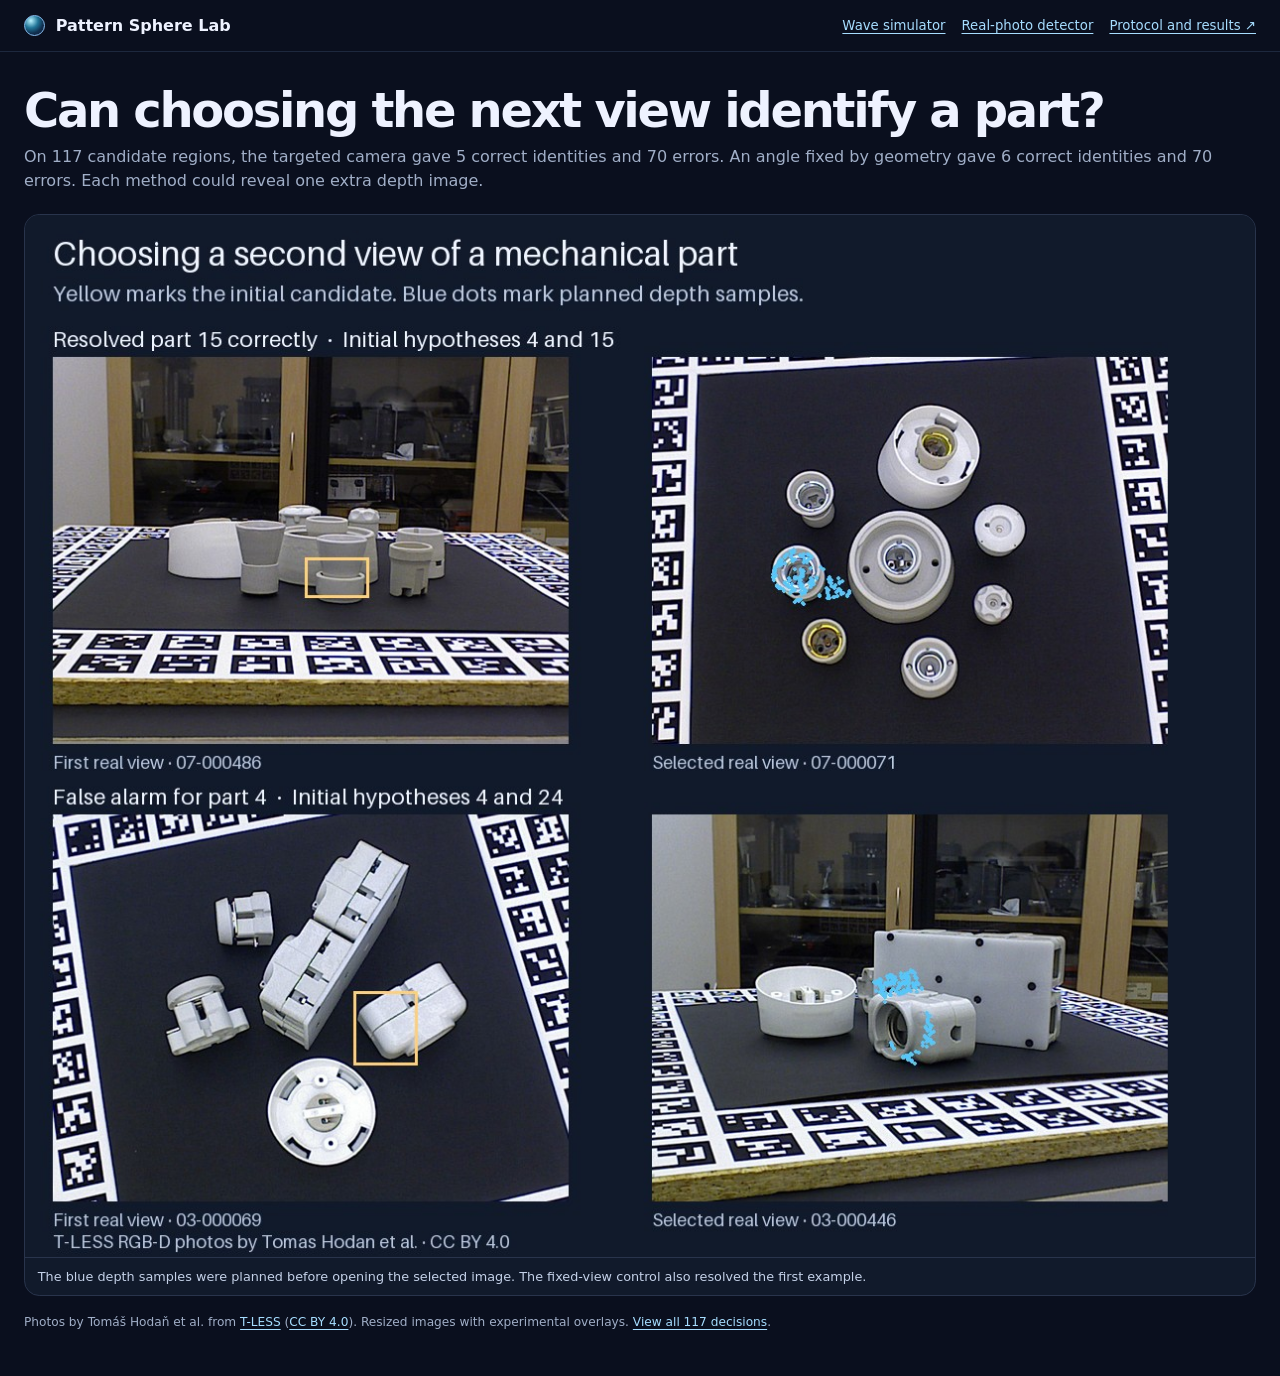
<file: lab/active-vision.html>
<!doctype html>
<html lang="en">
<head>
  <meta charset="utf-8">
  <meta name="viewport" content="width=device-width, initial-scale=1">
  <meta name="description" content="See where the active vision experiment measured depth in a second real T-LESS view.">
  <title>Choosing a second view · Pattern Sphere Lab</title>
  <link rel="stylesheet" href="styles.css">
  <link rel="stylesheet" href="real-photos.css">
</head>
<body>
  <header class="site-header">
    <div class="brand"><span class="brand-mark" aria-hidden="true"></span>Pattern Sphere Lab</div>
    <nav aria-label="Lab navigation" class="photo-links">
      <a href="index.html">Wave simulator</a>
      <a href="real-photos.html?trial=components">Real-photo detector</a>
      <a href="https://github.com/nicolashedoire/sphere-patterns/blob/main/RESEARCH.md#active-camera-selection">Protocol and results ↗</a>
    </nav>
  </header>
  <main class="photo-page">
    <h1>Can choosing the next view identify a part?</h1>
    <p class="photo-intro">On 117 candidate regions, the targeted camera gave 5 correct identities and 70 errors. An angle fixed by geometry gave 6 correct identities and 70 errors. Each method could reveal one extra depth image.</p>
    <figure class="panel photo-panel">
      <div class="active-photo-stage">
        <img src="photo-data/active-vision.jpg" width="1240" height="1050" alt="Two real T-LESS examples. The planned probe resolves part 15 in the first example. In the second it reports part 4 on an incorrect region of a larger assembly.">
      </div>
      <figcaption class="photo-caption">The blue depth samples were planned before opening the selected image. The fixed-view control also resolved the first example.</figcaption>
    </figure>
    <p class="photo-credit">Photos by Tomáš Hodaň et al. from <a href="https://cmp.felk.cvut.cz/t-less/">T-LESS</a> (<a href="https://creativecommons.org/licenses/by/4.0/">CC BY 4.0</a>). Resized images with experimental overlays. <a href="https://github.com/nicolashedoire/sphere-patterns/blob/main/outputs/sphere-tless-active-vision-measurements.json">View all 117 decisions</a>.</p>
  </main>
</body>
</html>
</file>
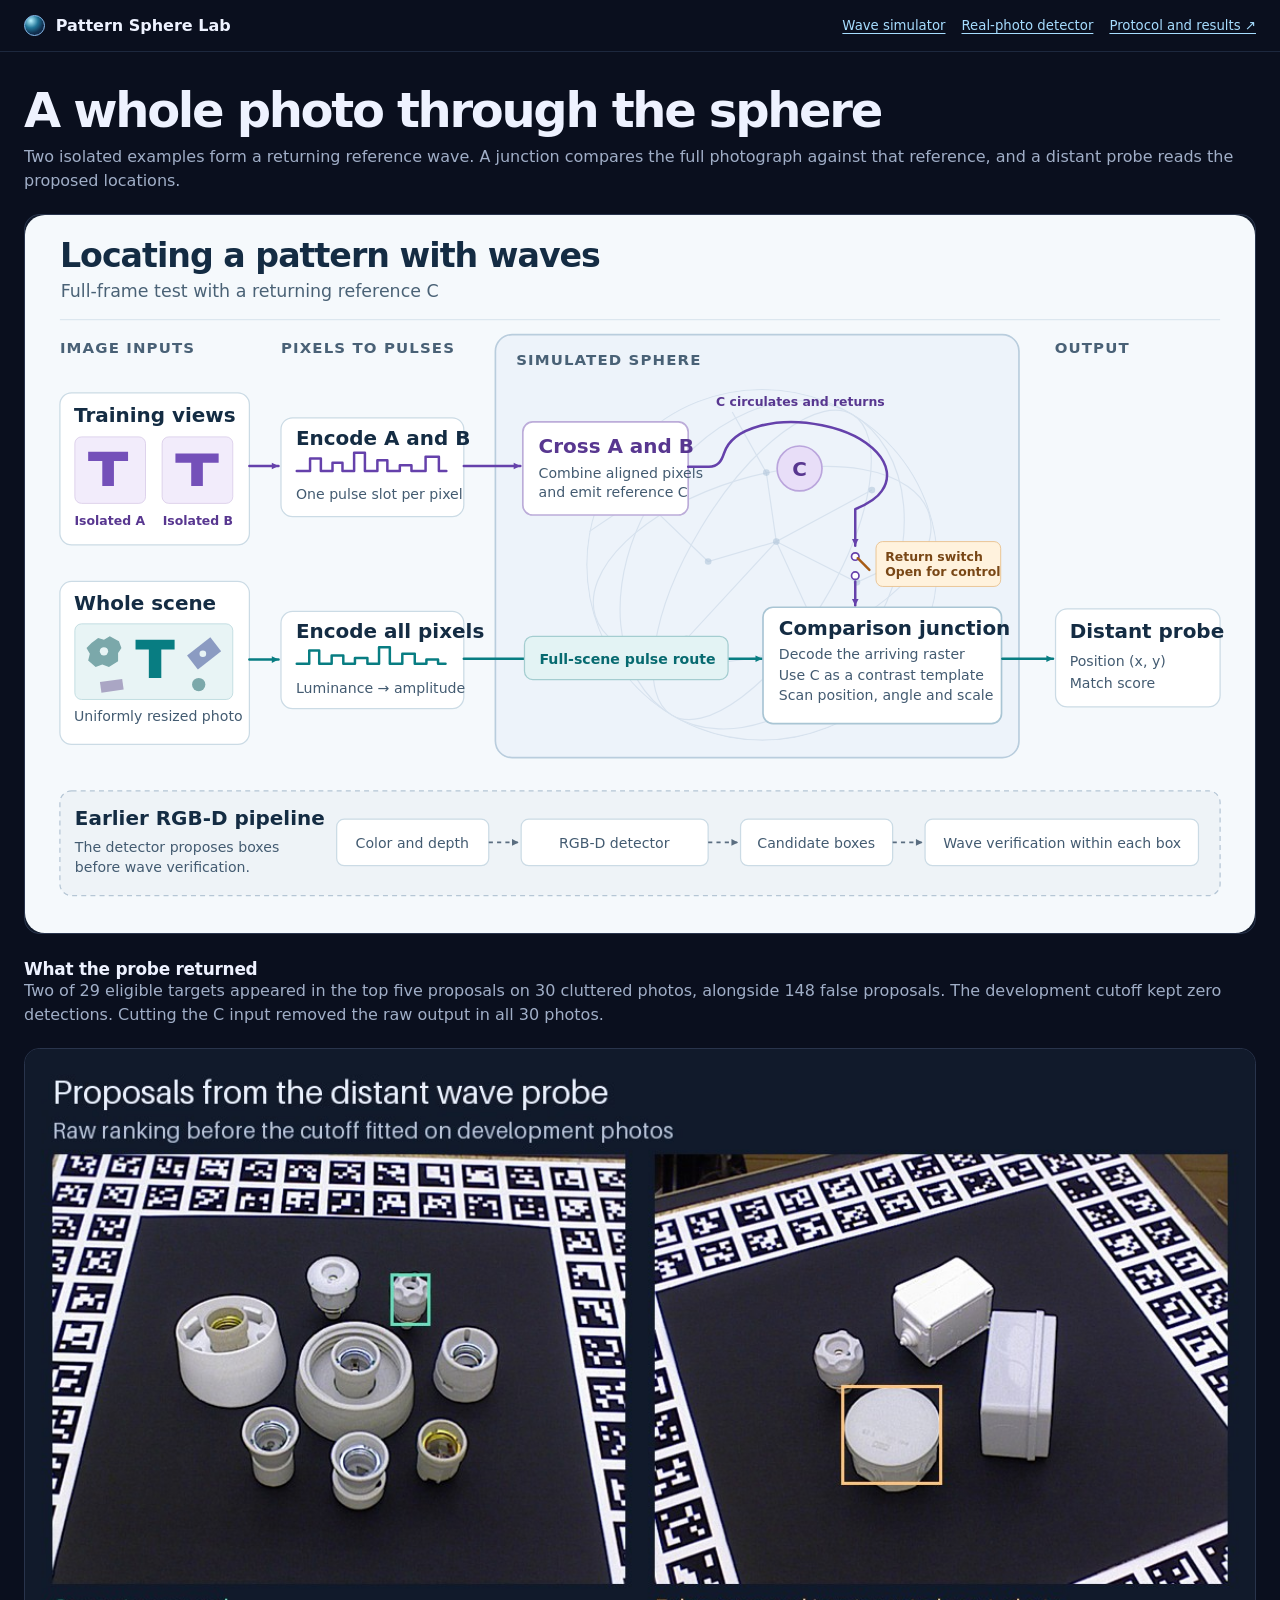
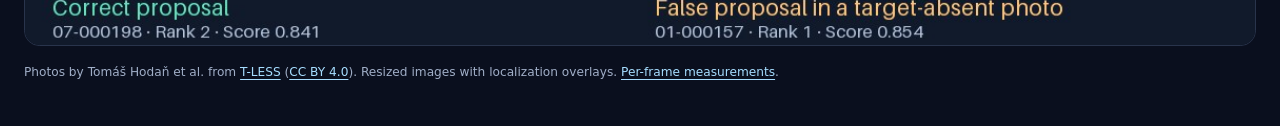
<file: lab/full-wave.html>
<!doctype html>
<html lang="en">
<head>
  <meta charset="utf-8">
  <meta name="viewport" content="width=device-width, initial-scale=1">
  <meta name="description" content="Follow a complete photograph through the wave simulation and inspect its measured proposals.">
  <title>Full-frame wave test · Pattern Sphere Lab</title>
  <link rel="stylesheet" href="styles.css">
  <link rel="stylesheet" href="real-photos.css">
</head>
<body>
  <header class="site-header">
    <div class="brand"><span class="brand-mark" aria-hidden="true"></span>Pattern Sphere Lab</div>
    <nav aria-label="Lab navigation" class="photo-links">
      <a href="index.html">Wave simulator</a>
      <a href="real-photos.html?trial=components">Real-photo detector</a>
      <a href="https://github.com/nicolashedoire/sphere-patterns/blob/main/RESEARCH.md#full-frame-wave-search">Protocol and results ↗</a>
    </nav>
  </header>
  <main class="photo-page">
    <h1>A whole photo through the sphere</h1>
    <p class="photo-intro">Two isolated examples form a returning reference wave. A junction compares the full photograph against that reference, and a distant probe reads the proposed locations.</p>
    <figure class="panel photo-panel">
      <div class="active-photo-stage">
        <img src="photo-data/signal-system.svg" width="1480" height="864" alt="Training photos form wave C inside the sphere. A full scene enters as luminance pulses. The comparator receives the scene and the returned C, then sends candidate positions and scores to the probe. A switch can cut the comparator's C input. The earlier RGB-D pipeline supplies external boxes to a wave verifier.">
      </div>
    </figure>
    <h2 class="full-wave-heading">What the probe returned</h2>
    <p class="photo-intro">Two of 29 eligible targets appeared in the top five proposals on 30 cluttered photos, alongside 148 false proposals. The development cutoff kept zero detections. Cutting the C input removed the raw output in all 30 photos.</p>
    <figure class="panel photo-panel">
      <div class="active-photo-stage">
        <img src="photo-data/full-wave-detections.jpg" width="1168" height="566" alt="A correct proposal on a small part at the left. A larger false proposal at the right has a higher score in a photo where the target is absent.">
      </div>
    </figure>
    <p class="photo-credit">Photos by Tomáš Hodaň et al. from <a href="https://cmp.felk.cvut.cz/t-less/">T-LESS</a> (<a href="https://creativecommons.org/licenses/by/4.0/">CC BY 4.0</a>). Resized images with localization overlays. <a href="https://github.com/nicolashedoire/sphere-patterns/blob/main/outputs/sphere-full-wave-measurements.json">Per-frame measurements</a>.</p>
  </main>
</body>
</html>
</file>
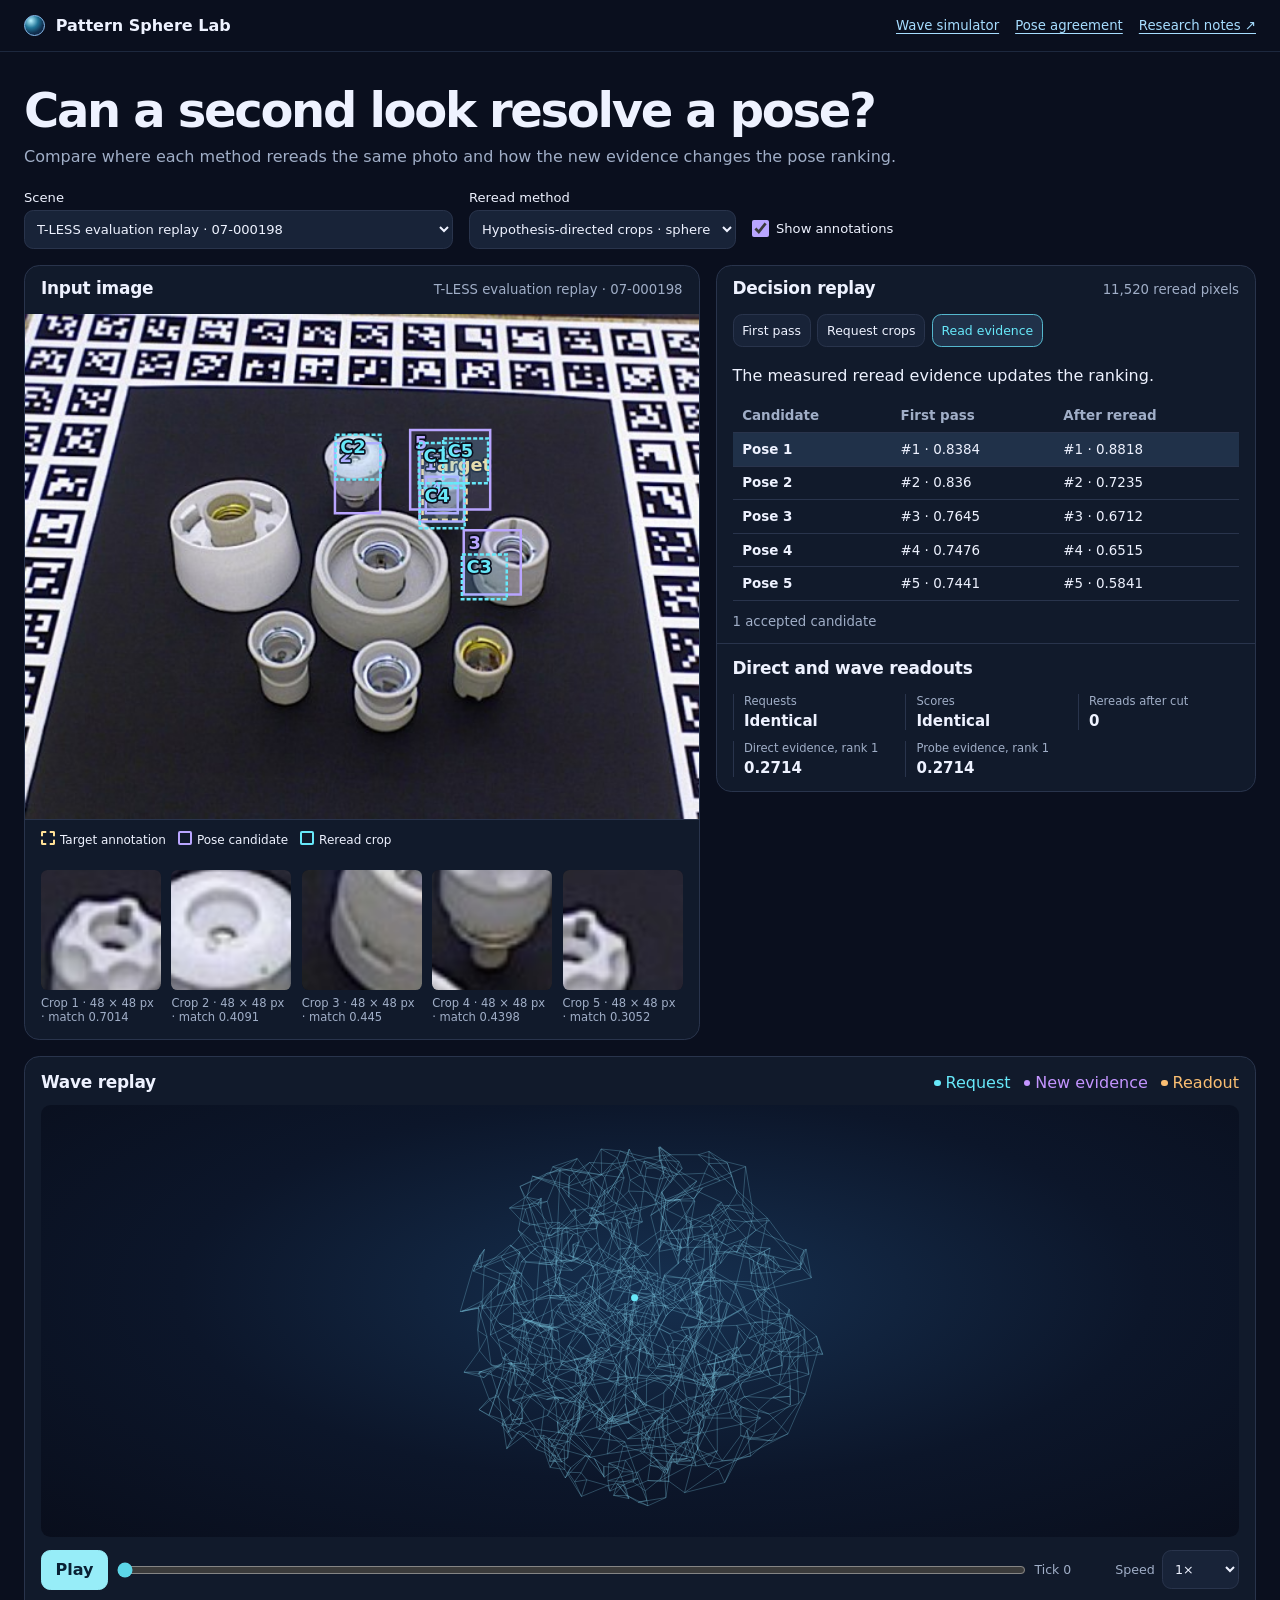
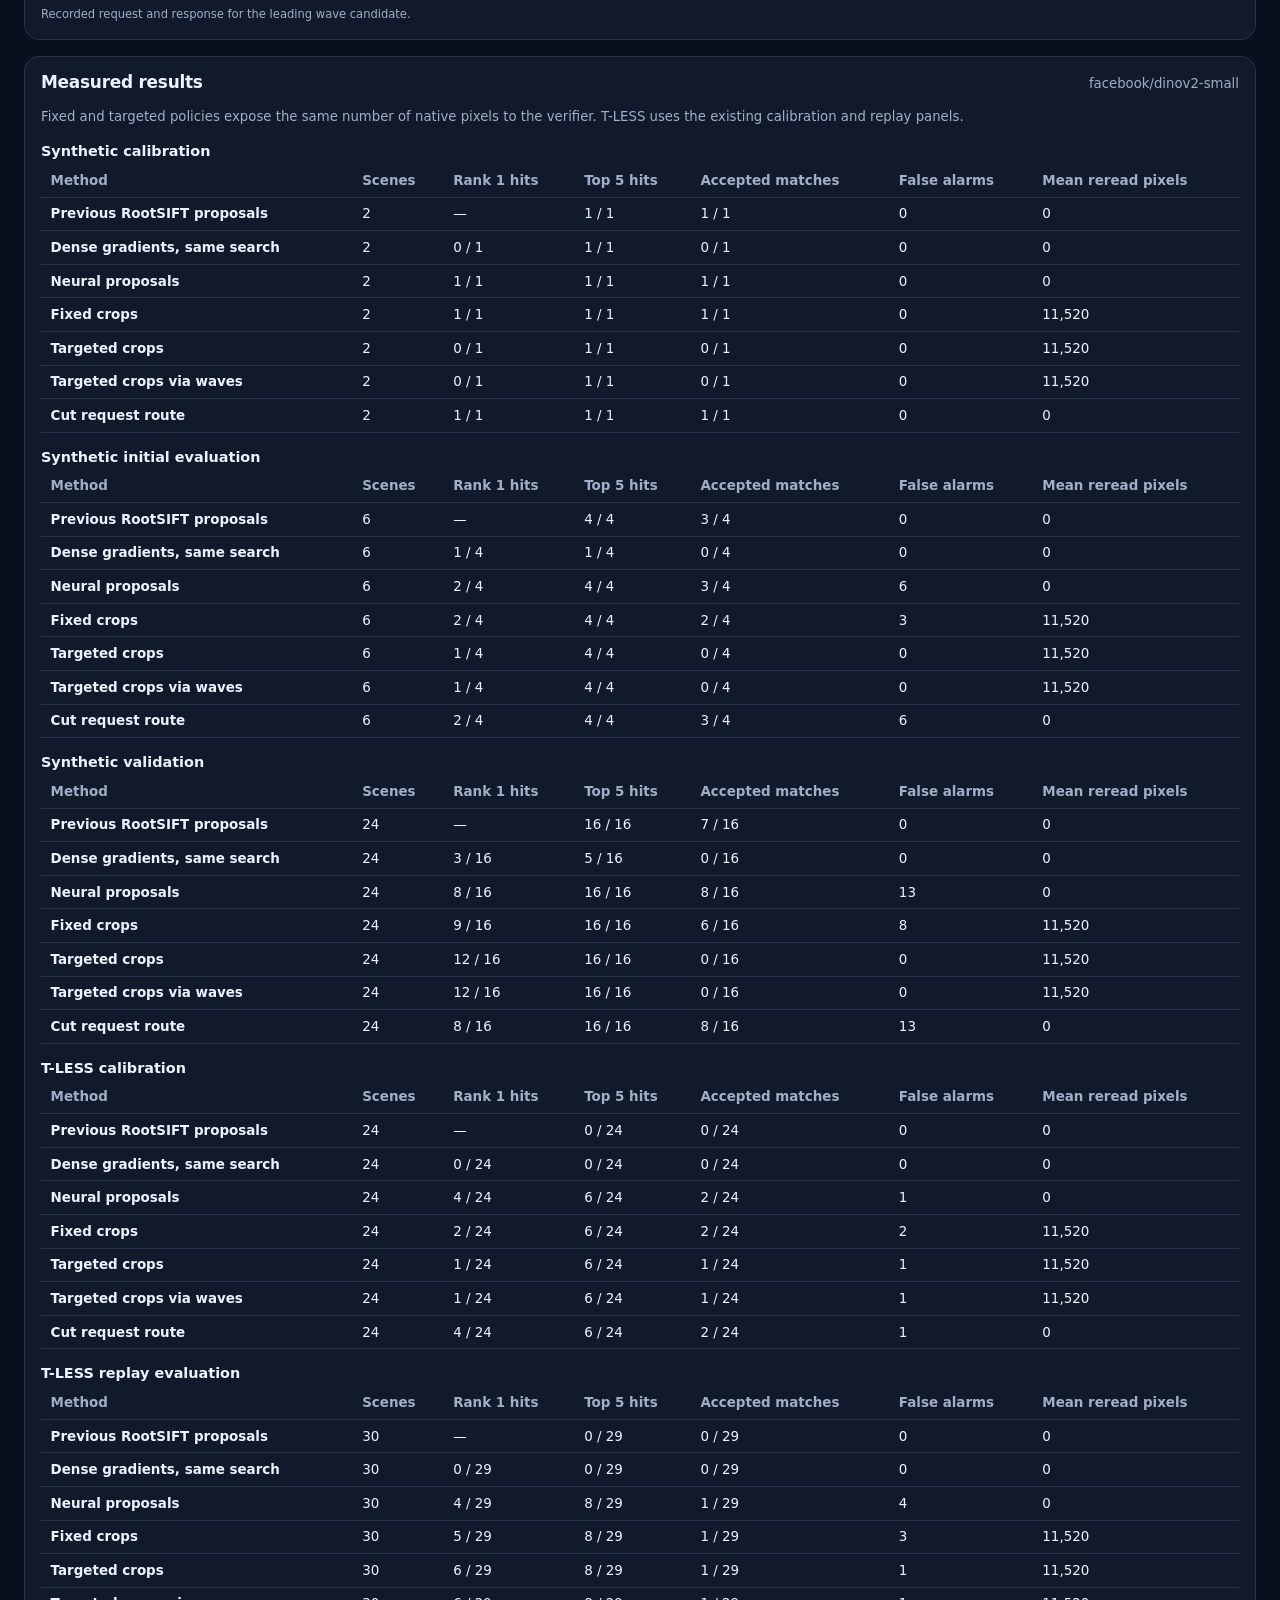
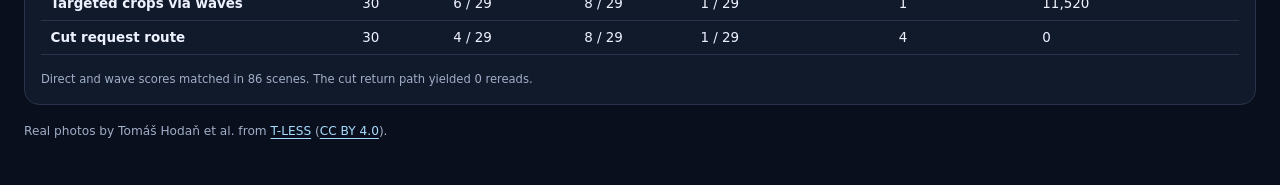
<file: lab/neural-feedback.html>
<!doctype html>
<html lang="en">
<head>
  <meta charset="utf-8">
  <meta name="viewport" content="width=device-width, initial-scale=1">
  <meta name="description" content="Replay fixed and hypothesis-directed image rereads and compare their measured pose decisions.">
  <title>Neural feedback · Pattern Sphere Lab</title>
  <link rel="stylesheet" href="styles.css">
  <link rel="stylesheet" href="real-photos.css">
  <link rel="stylesheet" href="neural-feedback.css">
  <script src="neural-feedback.js" defer></script>
</head>
<body>
  <header class="site-header">
    <div class="brand"><span class="brand-mark" aria-hidden="true"></span>Pattern Sphere Lab</div>
    <nav aria-label="Lab navigation" class="photo-links">
      <a href="index.html">Wave simulator</a>
      <a href="pose-consensus.html">Pose agreement</a>
      <a href="https://github.com/nicolashedoire/sphere-patterns/blob/main/RESEARCH.md">Research notes ↗</a>
    </nav>
  </header>
  <main class="photo-page neural-page">
    <h1>Can a second look resolve a pose?</h1>
    <p class="photo-intro">Compare where each method rereads the same photo and how the new evidence changes the pose ranking.</p>
    <p id="neural-status" class="photo-muted" role="status">Loading experiment measurements…</p>
    <div id="neural-experiment" hidden>
      <div class="neural-controls">
        <label for="neural-scene">Scene
          <select id="neural-scene"></select>
        </label>
        <label for="neural-arm">Reread method
          <select id="neural-arm"></select>
        </label>
        <label class="photo-check"><input id="neural-show-truth" type="checkbox" checked> Show annotations</label>
      </div>
      <div class="neural-layout">
        <section class="panel" aria-labelledby="neural-scene-heading">
          <div class="neural-header">
            <h2 id="neural-scene-heading">Input image</h2>
            <span id="neural-scene-meta" class="photo-muted"></span>
          </div>
          <div id="neural-stage" class="photo-stage">
            <img id="neural-photo" alt="">
            <svg id="neural-overlay" class="photo-boxes" aria-hidden="true"></svg>
          </div>
          <ul class="photo-legend neural-legend" aria-label="Image overlays">
            <li class="photo-mark annotation">Target annotation</li>
            <li class="photo-mark">Pose candidate</li>
            <li class="photo-mark neural-crop">Reread crop</li>
          </ul>
          <div id="neural-crops" class="neural-crops" aria-label="Reread crop previews" hidden></div>
          <p id="neural-image-status" class="photo-muted neural-note" hidden></p>
        </section>
        <section class="panel neural-flow" aria-labelledby="neural-replay-heading">
          <div class="neural-header">
            <h2 id="neural-replay-heading">Decision replay</h2>
            <span id="neural-budget" class="photo-muted"></span>
          </div>
          <div id="neural-steps" class="neural-steps" role="group" aria-label="Replay stage"></div>
          <p id="neural-stage-note" class="neural-note" aria-live="polite"></p>
          <div class="neural-table">
            <table>
              <caption class="neural-hidden">Candidate ranks and measured scores</caption>
              <thead><tr><th scope="col">Candidate</th><th scope="col">First pass</th><th scope="col">After reread</th></tr></thead>
              <tbody id="neural-ranking"></tbody>
            </table>
          </div>
          <p id="neural-verdict" class="photo-muted neural-note"></p>
          <section id="neural-readout-section" class="neural-readout" aria-labelledby="neural-readout-heading" hidden>
            <h2 id="neural-readout-heading">Direct and wave readouts</h2>
            <dl id="neural-readout" class="metrics"></dl>
          </section>
        </section>
      </div>
      <section id="neural-trace" class="panel neural-results" aria-labelledby="neural-trace-heading" hidden>
        <div class="readings-header">
          <h2 id="neural-trace-heading">Wave replay</h2>
          <ul class="legend" aria-label="Signal types">
            <li class="positive">Request</li>
            <li class="negative">New evidence</li>
            <li class="probe">Readout</li>
          </ul>
        </div>
        <div class="stage neural-trace-stage">
          <canvas id="neural-sphere" tabindex="0" aria-label="3D sphere with recorded pulses. Drag or use arrow keys to rotate."></canvas>
        </div>
        <div class="transport">
          <button id="neural-play" class="primary-button" type="button">Play</button>
          <input id="neural-tick" type="range" min="0" value="0" aria-label="Simulation tick">
          <output id="neural-clock" for="neural-tick"></output>
          <label class="speed-label" for="neural-speed">Speed
            <select id="neural-speed">
              <option value="0.25">0.25×</option>
              <option value="0.5">0.5×</option>
              <option value="1" selected>1×</option>
              <option value="2">2×</option>
            </select>
          </label>
        </div>
        <p id="neural-trace-caption" class="fine-print"></p>
      </section>
      <section id="neural-results" class="panel neural-results" aria-labelledby="neural-results-heading" hidden>
        <div class="readings-header">
          <h2 id="neural-results-heading">Measured results</h2>
          <span id="neural-encoder" class="photo-muted"></span>
        </div>
        <p id="neural-protocol" class="photo-muted" hidden></p>
        <div id="neural-summaries"></div>
        <p id="neural-parity" class="fine-print" hidden></p>
      </section>
      <p id="neural-credit" class="photo-credit" hidden>Real photos by Tomáš Hodaň et al. from <a href="https://cmp.felk.cvut.cz/t-less/">T-LESS</a> (<a href="https://creativecommons.org/licenses/by/4.0/">CC BY 4.0</a>).</p>
    </div>
  </main>
</body>
</html>
</file>
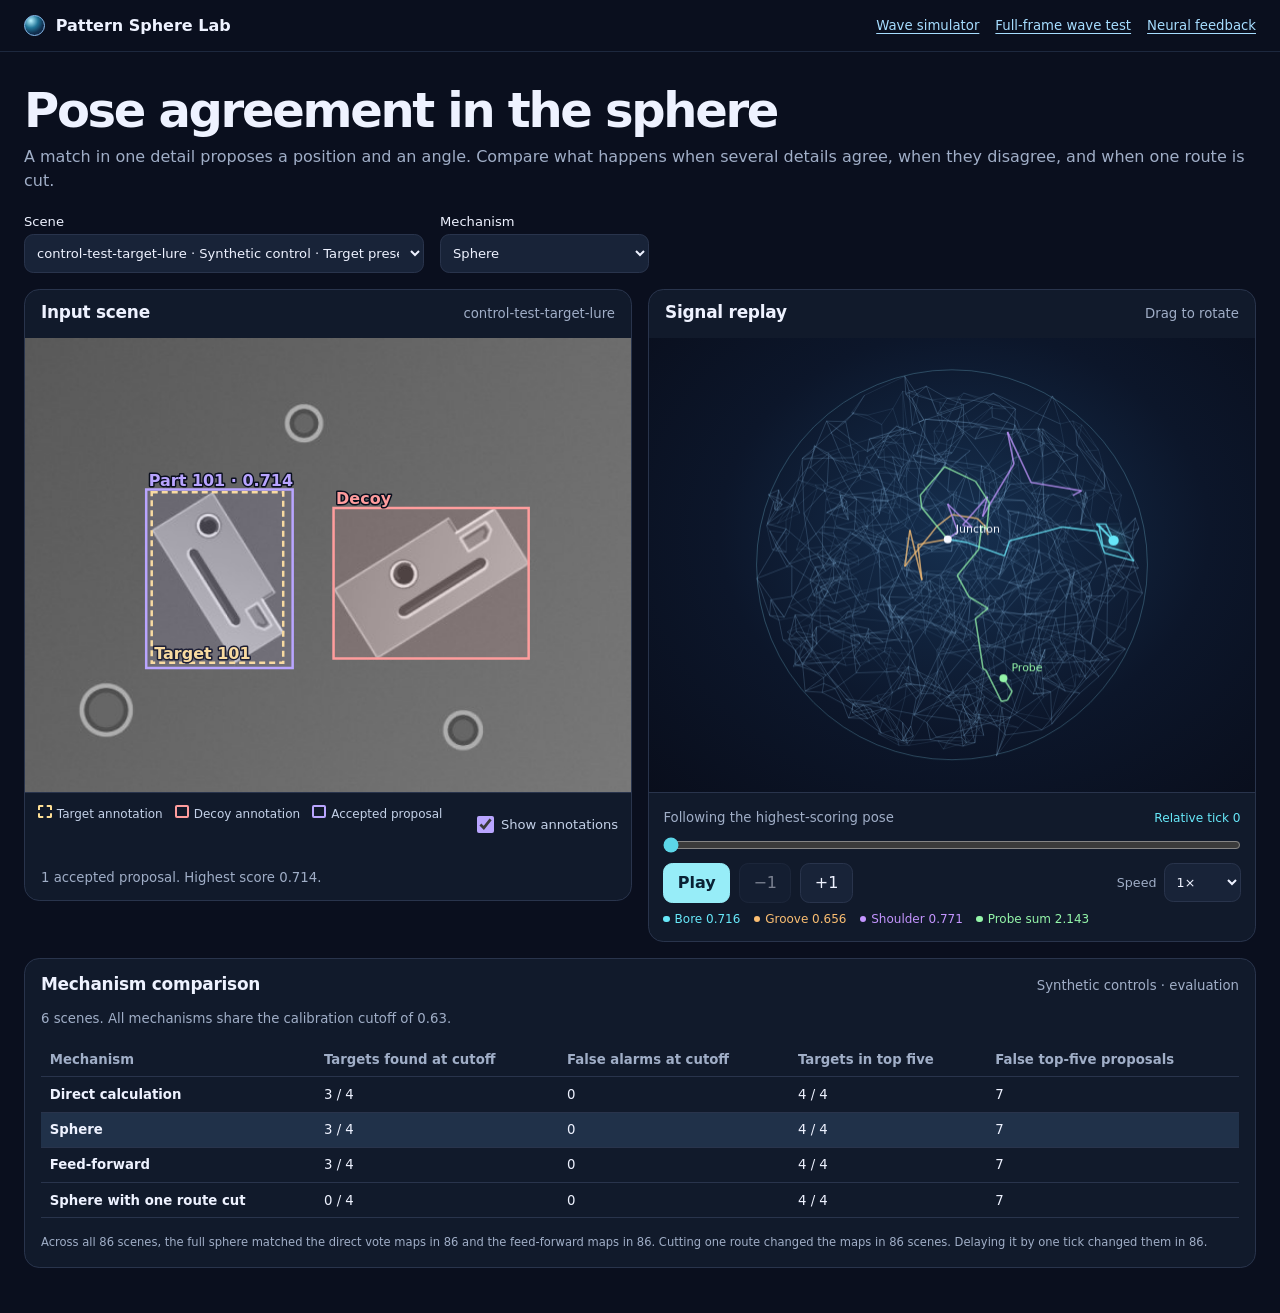
<file: lab/pose-consensus.html>
<!doctype html>
<html lang="en">
<head>
  <meta charset="utf-8">
  <meta name="viewport" content="width=device-width, initial-scale=1">
  <meta name="description" content="Compare direct pose agreement with signals measured in the sphere.">
  <title>Pose agreement · Pattern Sphere Lab</title>
  <link rel="stylesheet" href="styles.css">
  <link rel="stylesheet" href="real-photos.css">
  <link rel="stylesheet" href="pose-consensus.css">
  <script src="pose-consensus.js" defer></script>
</head>
<body>
  <header class="site-header">
    <div class="brand"><span class="brand-mark" aria-hidden="true"></span>Pattern Sphere Lab</div>
    <nav aria-label="Lab navigation" class="photo-links">
      <a href="index.html">Wave simulator</a>
      <a href="full-wave.html">Full-frame wave test</a>
      <a href="neural-feedback.html">Neural feedback</a>
    </nav>
  </header>
  <main class="photo-page">
    <h1>Pose agreement in the sphere</h1>
    <p class="photo-intro">A match in one detail proposes a position and an angle. Compare what happens when several details agree, when they disagree, and when one route is cut.</p>
    <p id="pose-status" role="status">Loading experiment measurements…</p>
    <div id="pose-experiment" hidden>
      <div class="pose-controls">
        <label for="pose-frame">Scene
          <select id="pose-frame"></select>
        </label>
        <label for="pose-mode">Mechanism
          <select id="pose-mode">
            <option value="sphere">Sphere</option>
            <option value="direct">Direct calculation</option>
            <option value="feedForward">Feed-forward</option>
            <option value="cut">Sphere with one route cut</option>
          </select>
        </label>
      </div>
      <div class="pose-layout">
        <section class="panel" aria-labelledby="pose-scene-heading">
          <div class="pose-panel-header">
            <h2 id="pose-scene-heading">Input scene</h2>
            <span id="pose-scene-meta" class="photo-muted"></span>
          </div>
          <div id="pose-scene" class="photo-stage">
            <img id="pose-photo" alt="">
            <svg id="pose-boxes" class="photo-boxes" aria-hidden="true"></svg>
          </div>
          <p id="pose-no-preview" class="pose-empty" hidden>There is no photo preview for this scene.</p>
          <div class="photo-caption">
            <ul class="photo-legend" aria-label="Photo overlays">
              <li class="photo-mark annotation">Target annotation</li>
              <li class="photo-mark false-alarm">Decoy annotation</li>
              <li class="photo-mark">Accepted proposal</li>
            </ul>
            <label class="photo-check"><input id="pose-show-truth" type="checkbox" checked> Show annotations</label>
          </div>
          <p id="pose-verdict" class="pose-panel-copy"></p>
        </section>
        <section class="panel" aria-labelledby="pose-pulse-heading">
          <div class="pose-panel-header">
            <h2 id="pose-pulse-heading">Signal replay</h2>
            <span id="pose-phase" class="photo-muted"></span>
          </div>
          <div class="stage pose-stage">
            <canvas id="pose-sphere" aria-label="Rotatable 3D sphere showing measured signal routes"></canvas>
            <p id="pose-no-graph" class="pose-empty" hidden></p>
          </div>
          <div class="playback">
            <div class="phase-row">
              <span id="pose-tracked" class="photo-muted"></span>
              <output id="pose-clock" for="pose-timeline"></output>
            </div>
            <input id="pose-timeline" type="range" min="0" step="1" value="0" aria-label="Replay tick">
            <div class="transport">
              <button id="pose-play" class="primary-button" type="button">Play</button>
              <button id="pose-back" type="button" aria-label="Previous tick">−1</button>
              <button id="pose-next" type="button" aria-label="Next tick">+1</button>
              <label class="speed-label" for="pose-speed">Speed
                <select id="pose-speed">
                  <option value="0.25">0.25×</option>
                  <option value="0.5">0.5×</option>
                  <option value="1" selected>1×</option>
                  <option value="2">2×</option>
                </select>
              </label>
            </div>
            <ul id="pose-legend" class="legend" aria-label="Signal amplitudes for the tracked pose"></ul>
          </div>
        </section>
      </div>
      <section id="pose-results" class="panel pose-results" aria-labelledby="pose-results-heading">
        <div class="readings-header">
          <h2 id="pose-results-heading">Mechanism comparison</h2>
          <span id="pose-summary-split" class="photo-muted"></span>
        </div>
        <p id="pose-summary-note" class="photo-muted"></p>
        <div class="pose-table">
          <table>
            <thead id="pose-summary-head"></thead>
            <tbody id="pose-summary-rows"></tbody>
          </table>
        </div>
        <p id="pose-summary-agreement" class="fine-print"></p>
      </section>
      <p id="pose-credit" class="photo-credit" hidden>Real photos by Tomáš Hodaň et al. from <a href="https://cmp.felk.cvut.cz/t-less/">T-LESS</a> (<a href="https://creativecommons.org/licenses/by/4.0/">CC BY 4.0</a>).</p>
    </div>
  </main>
</body>
</html>
</file>
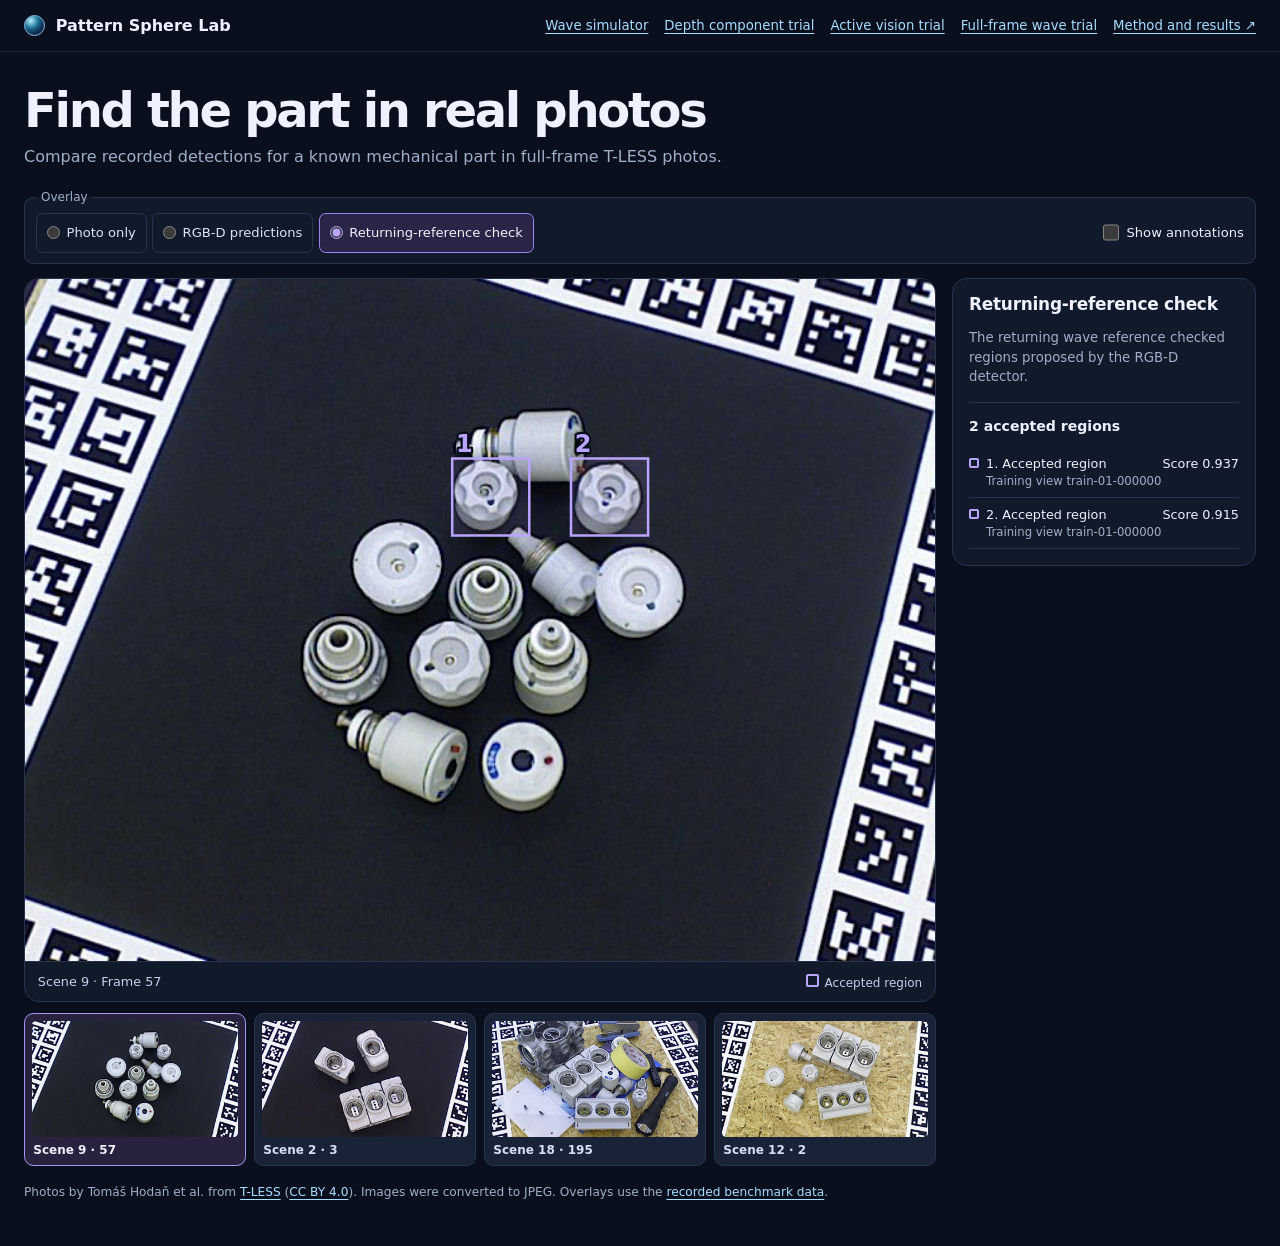
<file: lab/real-photos.html>
<!doctype html>
<html lang="en">
<head>
  <meta charset="utf-8">
  <meta name="viewport" content="width=device-width, initial-scale=1">
  <meta name="description" content="Inspect recorded detections from real T-LESS photos and compare them with dataset annotations.">
  <meta name="theme-color" content="#0a0f1e">
  <title>Real photos · Pattern Sphere Lab</title>
  <link rel="stylesheet" href="styles.css">
  <link rel="stylesheet" href="real-photos.css">
  <script src="real-photos.js" defer></script>
</head>
<body>
  <header class="site-header">
    <div class="brand"><span class="brand-mark" aria-hidden="true"></span>Pattern Sphere Lab</div>
    <nav aria-label="Lab navigation" class="photo-links">
      <a href="index.html">Wave simulator</a>
      <a id="trial-link" href="real-photos.html?trial=components">Depth component trial</a>
      <a href="active-vision.html">Active vision trial</a>
      <a href="full-wave.html">Full-frame wave trial</a>
      <a href="https://github.com/nicolashedoire/sphere-patterns/blob/main/RESEARCH.md">Method and results ↗</a>
    </nav>
  </header>
  <main class="photo-page">
    <h1>Find the part in real photos</h1>
    <p id="photo-intro" class="photo-intro">Compare recorded detections for a known mechanical part in full-frame T-LESS photos.</p>

    <fieldset class="photo-controls">
      <legend>Overlay</legend>
      <div class="photo-layer" id="layers">
        <label><input type="radio" name="layer" value="photo">Photo only</label>
        <label><input type="radio" name="layer" value="rgbd">RGB-D predictions</label>
        <label><input type="radio" name="layer" value="wave" checked>Returning-reference check</label>
        <label id="components-mode" hidden><input type="radio" name="layer" value="components">Depth components</label>
      </div>
      <label class="photo-check"><input id="annotations" type="checkbox">Show annotations</label>
    </fieldset>

    <p id="photo-status" role="status">Loading experiment data…</p>
    <div class="photo-layout" id="photo-content" hidden>
      <div class="photo-primary">
        <figure class="panel photo-panel">
          <div class="photo-stage" id="photo-stage">
            <img id="scene-photo" width="720" height="540" alt="">
            <svg id="boxes" class="photo-boxes" aria-hidden="true" focusable="false"></svg>
          </div>
          <figcaption class="photo-caption">
            <span id="scene-caption"></span>
            <ul class="photo-legend" id="legend" aria-label="Box legend"></ul>
          </figcaption>
        </figure>
        <nav id="scenes" class="photo-scenes" aria-label="Test photos"></nav>
      </div>
      <section class="panel photo-readout" aria-labelledby="readout-title">
        <h2 id="readout-title">Returning-reference check</h2>
        <p id="mode-detail" class="photo-muted"></p>
        <p id="trial-summary" class="photo-muted" hidden></p>
        <p id="summary" class="photo-summary" role="status" aria-atomic="true"></p>
        <ol id="results" class="photo-results"></ol>
        <p id="annotation-note" class="photo-muted" hidden></p>
      </section>
    </div>

    <footer class="photo-credit">
      Photos by Tomáš Hodaň et al. from
      <a href="https://cmp.felk.cvut.cz/t-less/">T-LESS</a>
      (<a href="https://creativecommons.org/licenses/by/4.0/">CC BY 4.0</a>).
      Images were converted to JPEG. Overlays use the
      <a id="measurement-link" href="https://github.com/nicolashedoire/sphere-patterns/blob/main/outputs/sphere-tless-full-photo-measurements.json">recorded benchmark data</a>.
    </footer>
  </main>
</body>
</html>
</file>
<file: lab/styles.css>
:root {
  color-scheme: dark;
  font-family: system-ui, sans-serif;
  background: #0a0f1e;
  color: #eef2ff;
  --panel: #111a2b;
  --line: #29344c;
  --muted: #a0aec7;
  --signal: #67e8f9;
  --reverse: #c495ff;
  --probe: #fabe72;
}
* { box-sizing: border-box; }
body { margin: 0; }
a { color: #a6ddff; text-underline-offset: 0.25em; }
button, select, input { font: inherit; }
button, select {
  border: 1px solid var(--line);
  border-radius: 0.58rem;
  background: #182338;
  color: #eef2ff;
}
button { min-height: 2.5rem; padding: 0.5rem 0.84rem; cursor: pointer; }
select { min-height: 2.43rem; padding: 0.35rem 0.5rem; }
button:hover:not(:disabled), select:hover { border-color: #507399; }
button:disabled, input[type=range]:disabled { opacity: 0.48; cursor: default; }
:focus-visible { outline: 2px solid var(--signal); outline-offset: 3px; }
input[type=range], input[type=checkbox] { accent-color: #5cd6e8; }
input[type=range] { width: 100%; margin: 0; }
h1, h2 { margin: 0; line-height: 1.15; }
h1 { font-size: clamp(1.8rem, 4vw, 3rem); letter-spacing: -0.048em; margin-bottom: 1.45rem; }
h2 { font-size: 1.06rem; letter-spacing: -0.015em; }
.site-header {
  padding: .95rem max(1.25rem, calc((100vw - 77rem) / 2));
  border-bottom: 1px solid #1d283e;
  display: flex;
  flex-wrap: wrap;
  gap: .6rem 2rem;
  justify-content: space-between;
  align-items: center;
  font-size: .83rem;
}
.brand { display: flex; gap: .66rem; align-items: center; font-weight: 760; font-size: 1rem; }
.brand-mark {
  width: 1.32rem; height: 1.32rem; border: 1px solid #87bcee; border-radius: 50%;
  background: radial-gradient(circle at 31% 25%, #b8f3ff, #207598 37%, #103050 65%, #151b3b);
}
main { width: min(100% - 2.5rem, 77rem); margin: 1.9rem auto 2.8rem; }
.layout { display: grid; grid-template-columns: minmax(0, 1fr) 19rem; gap: 1rem; align-items: start; }
.panel { background: var(--panel); border: 1px solid var(--line); border-radius: .95rem; overflow: hidden; }
.stage {
  position: relative;
  height: clamp(320px, 52vw, 520px);
  background: radial-gradient(ellipse at 52% 43%, #163050 0%, #0c162a 55%, #090e1c 100%);
}
#sphere { width: 100%; height: 100%; display: block; touch-action: none; cursor: grab; }
#sphere:active { cursor: grabbing; }
.stage-label, .stage-footer { pointer-events: none; position: absolute; left: .95rem; right: .95rem; }
.stage-label { top: .95rem; display: grid; gap: .35rem; font-size: .73rem; color: var(--muted); }
.stage-title { color: #e1f1ff; font-weight: 700; font-size: .84rem; }
.status-light {
  display: inline-block; width: .42rem; height: .42rem; margin: 0 .35rem .12rem 0; border-radius: 50%;
  background: var(--signal); box-shadow: 0 0 .8rem #72e6ff88;
}
.stage-footer {
  bottom: .82rem; display: flex; align-items: flex-end; flex-wrap: wrap;
  justify-content: space-between; gap: .4rem; color: var(--muted); font-size: .69rem;
}
.legend { list-style: none; display: flex; flex-wrap: wrap; gap: .45rem .85rem; padding: 0; margin: 0; }
.legend li::before {
  content: ""; width: .39rem; height: .39rem; border-radius: 50%; display: inline-block;
  margin: 0 .31rem .08rem 0; background: currentColor;
}
.legend .positive { color: var(--signal); } .legend .negative { color: var(--reverse); } .legend .probe { color: var(--probe); }
.run-status {
  position: absolute; top: .85rem; right: .9rem; text-align: right; color: var(--signal); font-size: .73rem;
  font-variant-numeric: tabular-nums; pointer-events: none; max-width: 45%;
}
.run-status.is-error { color: #ff9ea7; }
.playback { padding: .9rem; display: grid; gap: .6rem; border-top: 1px solid var(--line); }
.phase-row, .transport { display: flex; align-items: center; gap: .55rem; }
.phase-row { justify-content: space-between; font-size: .82rem; }
.current-phase { font-weight: 680; }
#clock { color: var(--muted); font-variant-numeric: tabular-nums; }
.primary-button { background: #97edf8; color: #092134; border-color: #97edf8; font-weight: 740; }
.primary-button:hover:not(:disabled) { background: #b6f5fc; border-color: #b6f5fc; }
.speed-label { display: flex; margin-left: auto; align-items: center; gap: .45rem; color: var(--muted); font-size: .79rem; }
.events { display: flex; flex-wrap: wrap; gap: .4rem; }
.events button { font-size: .71rem; min-height: 1.9rem; padding: .25rem .5rem; }
.events button[aria-current=true] { border-color: #55b8ce; color: var(--signal); }
.settings { padding: 1rem; }
form { display: grid; gap: .82rem; }
form h2 { margin-bottom: .17rem; }
.form-row { display: grid; gap: .35rem; font-size: .82rem; }
fieldset { border: 1px solid var(--line); border-radius: .6rem; margin: 0; padding: .55rem .7rem .65rem; display: grid; gap: .52rem; }
legend { padding: 0 .3rem; font-size: .75rem; color: var(--muted); }
.range-row { display: grid; grid-template-columns: 1fr auto; gap: .2rem .45rem; align-items: center; font-size: .78rem; }
.range-row input { grid-column: 1 / -1; }
.range-row output { color: var(--signal); font-variant-numeric: tabular-nums; }
.check { display: flex; align-items: center; gap: .48rem; color: #d5dff0; font-size: .8rem; }
.check input { width: .95rem; height: .95rem; margin: 0; }
.run-button { width: 100%; margin-top: .15rem; }
.readings { grid-column: 1 / -1; padding: 1rem; }
.readings-header { display: flex; flex-wrap: wrap; justify-content: space-between; gap: .6rem; align-items: baseline; }
#verdict { font-size: .79rem; color: var(--muted); }
#verdict.found { color: var(--signal); }
.masks { display: grid; grid-template-columns: repeat(5, minmax(0, 1fr)); gap: clamp(.4rem, 1.7vw, 1rem); margin-top: .8rem; }
figure { margin: 0; }
.masks canvas { width: 100%; aspect-ratio: 1; border-radius: .45rem; background: #0a1323; image-rendering: pixelated; display: block; }
figcaption { font-size: clamp(.65rem, 1.5vw, .8rem); margin-top: .4rem; color: var(--muted); }
.metrics { display: grid; grid-template-columns: repeat(4, 1fr); gap: .7rem; margin: 1rem 0 0; }
.metrics div { border-left: 1px solid var(--line); padding-left: .65rem; }
.metrics dt, .fine-print { color: var(--muted); font-size: .72rem; }
.metrics dd { margin: .24rem 0 0; font-size: .94rem; font-weight: 680; font-variant-numeric: tabular-nums; }
.fine-print { margin: 1rem 0 0; line-height: 1.5; }
@media (max-width: 870px) {
  .layout { grid-template-columns: 1fr; }
  .settings form { grid-template-columns: 1fr 1fr; }
  .settings :is(h2, fieldset, .run-button) { grid-column: 1 / -1; }
}
@media (max-width: 500px) {
  main { width: calc(100% - 1.25rem); margin-top: 1.1rem; }
  .site-header { padding-inline: .75rem; }
  .masks { grid-template-columns: repeat(3, minmax(0, 1fr)); }
  .metrics { grid-template-columns: repeat(2, 1fr); }
  .stage-footer .orbit-hint { display: none; }
  .transport { flex-wrap: wrap; }
}
</file>
<file: lab/real-photos.css>
.photo-page {
  --photo-accepted: #b9a5ff;
  --photo-match: #64eacc;
  --photo-false: #ff9d9d;
  --photo-annotation: #ffe096;
}
.photo-links { display: flex; flex-wrap: wrap; gap: .6rem 1rem; }
.photo-page h1 { margin-bottom: .45rem; }
.photo-intro { color: var(--muted); line-height: 1.5; margin: 0 0 1.3rem; }
.photo-controls {
  display: flex;
  flex-wrap: wrap;
  align-items: center;
  justify-content: space-between;
  gap: .65rem 1rem;
  margin-bottom: .85rem;
  background: #111a2b;
}
.photo-layer { display: flex; flex-wrap: wrap; gap: .35rem; }
.photo-layer label {
  display: flex;
  align-items: center;
  min-height: 2.5rem;
  padding: .3rem .62rem;
  gap: .4rem;
  border: 1px solid #29344c;
  border-radius: .42rem;
  color: #dbe4f6;
  font-size: .82rem;
  cursor: pointer;
}
.photo-layer label:has(input:checked) {
  border-color: #9b82f4;
  background: #2a2446;
  color: #f4efff;
}
.photo-layer label[hidden] { display: none; }
.photo-layer input, .photo-check input { accent-color: var(--photo-accepted); }
.photo-layer input { margin: 0; }
.photo-check { display: flex; align-items: center; gap: .45rem; min-height: 2.5rem; font-size: .82rem; cursor: pointer; }
.photo-check input { width: 1.05rem; height: 1.05rem; margin: 0; }
.photo-layout { display: grid; grid-template-columns: minmax(0, 1fr) minmax(14rem, 19rem); gap: 1rem; align-items: start; }
.photo-layout[hidden], #photo-status[hidden] { display: none; }
.photo-stage { position: relative; overflow: hidden; background: #050912; }
.photo-stage img { display: block; width: 100%; height: auto; aspect-ratio: 4 / 3; object-fit: contain; }
.photo-boxes { position: absolute; inset: 0; width: 100%; height: 100%; pointer-events: none; }
.photo-boxes .detection, .photo-mark {
  --mark: var(--photo-accepted);
  --shade: #b9a5ff1a;
}
.photo-boxes .match, .photo-mark.match { --mark: var(--photo-match); --shade: #64eacc20; }
.photo-boxes .false-alarm, .photo-mark.false-alarm { --mark: var(--photo-false); --shade: #ff9d9d20; }
.photo-boxes .annotation, .photo-mark.annotation { --mark: var(--photo-annotation); --shade: transparent; }
.photo-boxes .ignored, .photo-mark.ignored { --mark: #ced6e5; --shade: #ced6e51a; }
.photo-boxes rect { fill: var(--shade); stroke: var(--mark); stroke-width: 2.5; vector-effect: non-scaling-stroke; }
.photo-boxes .annotation rect { stroke-dasharray: 6 4; }
.photo-boxes text {
  font: 800 19px system-ui, sans-serif;
  fill: var(--mark);
  stroke: #0a0f1e;
  stroke-width: 3.5;
  paint-order: stroke;
  stroke-linejoin: round;
}
.photo-caption {
  display: flex;
  flex-wrap: wrap;
  justify-content: space-between;
  gap: .55rem .75rem;
  margin: 0;
  padding: .7rem .8rem;
  color: #c4d1e8;
  border-top: 1px solid var(--line);
}
.photo-legend { display: flex; flex-wrap: wrap; gap: .5rem .75rem; list-style: none; margin: 0; padding: 0; font-size: .75rem; }
.photo-mark::before, .photo-dot {
  display: inline-block;
  width: .62rem;
  height: .62rem;
  border-radius: .12rem;
  border: 2px solid var(--mark);
  flex-shrink: 0;
}
.photo-legend .photo-mark::before { content: ""; margin-right: .32rem; vertical-align: -.035rem; }
.photo-mark.annotation::before { border-style: dashed; }
.photo-scenes { display: grid; grid-template-columns: repeat(4, minmax(0, 1fr)); gap: .5rem; margin-top: .7rem; }
.photo-scenes button { display: grid; gap: .37rem; padding: .42rem; text-align: left; font-size: .75rem; line-height: 1.3; color: #d5e0f5; }
.photo-scenes button[aria-pressed="true"] { color: #f2eeff; background: #28223f; border-color: #a994f7; }
.photo-scenes img { display: block; width: 100%; aspect-ratio: 16 / 9; object-fit: cover; object-position: center; border-radius: .26rem; }
.photo-scenes strong { font-weight: 700; padding-inline: .1rem; }
.photo-readout { padding: 1rem; }
.photo-muted { color: var(--muted); font-size: .83rem; line-height: 1.5; }
.photo-summary {
  margin: .9rem 0 .6rem;
  padding-top: .85rem;
  border-top: 1px solid var(--line);
  font-size: .88rem;
  font-weight: 700;
  line-height: 1.5;
}
.photo-results { list-style: none; margin: 0; padding: 0; }
.photo-results li {
  display: grid;
  grid-template-columns: auto 1fr auto;
  column-gap: .45rem;
  align-items: center;
  padding: .55rem 0;
  border-bottom: 1px solid var(--line);
  font-size: .8rem;
}
.photo-results .photo-description { grid-column: 2 / -1; color: var(--muted); margin-top: .22rem; font-size: .73rem; }
.photo-results .photo-value { font-variant-numeric: tabular-nums; }
.photo-credit { color: var(--muted); margin-top: 1.05rem; font-size: .76rem; line-height: 1.5; }
#photo-status { color: var(--muted); }
@media (max-width: 870px) {
  .photo-layout { grid-template-columns: minmax(0, 1fr); }
}
@media (max-width: 480px) {
  .photo-layer { flex-grow: 1; flex-direction: column; }
  .photo-layer label { width: 100%; }
  .photo-scenes { grid-template-columns: repeat(2, minmax(0, 1fr)); }
}
.active-photo-stage img { display: block; width: 100%; height: auto; }
.full-wave-heading { margin-top: 1.6rem; }
</file>
<file: lab/neural-feedback.css>
.neural-controls {
  display: flex;
  flex-wrap: wrap;
  align-items: end;
  gap: .75rem 1rem;
  margin-bottom: 1rem;
}
.neural-controls label:not(.photo-check) {
  display: grid;
  gap: .3rem;
  max-width: min(100%, 28rem);
  font-size: .82rem;
}
.neural-controls select { min-width: 0; }
.neural-layout {
  display: grid;
  grid-template-columns: minmax(0, 1.25fr) minmax(0, 1fr);
  gap: 1rem;
  align-items: start;
}
.neural-header {
  display: flex;
  flex-wrap: wrap;
  align-items: baseline;
  justify-content: space-between;
  padding: .85rem 1rem;
  gap: .35rem .65rem;
}
.neural-note { margin: 0; padding: .7rem 1rem; line-height: 1.5; }
.neural-legend { padding: .7rem 1rem; border-top: 1px solid var(--line); }
.neural-crop { --mark: var(--signal); --shade: #67e8f921; }
.neural-crop rect { stroke-dasharray: 4 2; }
.neural-crops { display: grid; grid-template-columns: repeat(auto-fit, minmax(5rem, 1fr)); gap: .65rem; padding: .7rem 1rem .9rem; }
.neural-crops[hidden] { display: none; }
.neural-crops figure { width: min(100%, 8rem); }
.neural-crops canvas { width: 100%; height: auto; display: block; border-radius: .4rem; background: #0a0f1e; }
.neural-crops figcaption { font-size: .72rem; }
.neural-steps { display: flex; flex-wrap: wrap; gap: .4rem; padding: 0 1rem .35rem; }
.neural-steps button { min-height: 2.1rem; padding: .3rem .55rem; font-size: .78rem; }
.neural-steps button[aria-pressed="true"] { color: var(--signal); border-color: #55b8ce; background: #203149; }
.neural-table { overflow-x: auto; padding-inline: 1rem; }
.neural-table table { width: 100%; border-collapse: collapse; text-align: left; font-size: .84rem; font-variant-numeric: tabular-nums; }
.neural-table :is(th, td) { border-bottom: 1px solid var(--line); padding: .55rem .6rem; white-space: nowrap; }
.neural-table thead th { color: var(--muted); }
.neural-table tbody tr[data-first="true"] { background: #203149; }
.neural-readout { padding: .9rem 1rem; border-top: 1px solid var(--line); }
.neural-readout .metrics { grid-template-columns: repeat(3, minmax(0, 1fr)); }
.neural-results { padding: 1rem; margin-top: 1rem; }
.neural-results .neural-table { padding-inline: 0; }
.neural-results h3 { font-size: .9rem; margin: 1rem 0 .3rem; }
.neural-trace-stage { height: clamp(15rem, 38vw, 27rem); margin: .8rem 0; border-radius: .6rem; }
#neural-sphere { width: 100%; height: 100%; display: block; touch-action: none; cursor: grab; }
#neural-sphere:active { cursor: grabbing; }
#neural-tick { flex: 1 1 9rem; }
#neural-clock { min-width: 4.5rem; font-variant-numeric: tabular-nums; color: var(--muted); font-size: .78rem; }
.neural-hidden { position: absolute; width: 1px; height: 1px; padding: 0; margin: -1px; overflow: hidden; clip-path: inset(50%); white-space: nowrap; }
@media (max-width: 780px) { .neural-layout { grid-template-columns: minmax(0, 1fr); } }
</file>
<file: lab/pose-consensus.css>
.pose-controls {
  display: flex;
  flex-wrap: wrap;
  gap: .75rem 1rem;
  margin-bottom: 1rem;
}
.pose-controls label { display: grid; grid-template-columns: minmax(0, 1fr); gap: .3rem; max-width: min(100%, 25rem); font-size: .82rem; }
.pose-controls select { min-width: 0; }
.pose-layout {
  display: grid;
  grid-template-columns: repeat(2, minmax(0, 1fr));
  gap: 1rem;
  align-items: start;
}
.pose-panel-header {
  padding: .85rem 1rem;
  display: flex;
  align-items: baseline;
  justify-content: space-between;
  flex-wrap: wrap;
  gap: .3rem .65rem;
}
.pose-stage { height: auto; aspect-ratio: 4 / 3; }
#pose-sphere { width: 100%; height: 100%; display: block; touch-action: none; cursor: grab; }
#pose-sphere:active { cursor: grabbing; }
#pose-sphere[hidden] { display: none; }
.pose-panel-copy, .pose-empty { padding: .75rem 1rem; margin: 0; color: var(--muted); font-size: .83rem; line-height: 1.5; }
.pose-empty { display: grid; place-content: center; min-height: 10rem; text-align: center; }
.pose-empty[hidden] { display: none; }
.pose-stage .pose-empty { height: 100%; }
#pose-photo { aspect-ratio: auto; }
#pose-clock { color: var(--signal); font-size: .76rem; white-space: nowrap; }
#pose-legend { font-size: .75rem; font-variant-numeric: tabular-nums; }
.pose-results { margin-top: 1rem; padding: 1rem; }
.pose-table { overflow-x: auto; }
.pose-table table { width: 100%; text-align: left; border-collapse: collapse; font-size: .83rem; font-variant-numeric: tabular-nums; }
.pose-table :is(th, td) { padding: .6rem .55rem; border-bottom: 1px solid var(--line); white-space: nowrap; }
.pose-table tbody th { font-weight: 650; }
.pose-table thead th { color: var(--muted); }
.pose-table tr[aria-current=true] { background: #203149; }
#pose-status { color: var(--muted); }
@media (max-width: 760px) { .pose-layout { grid-template-columns: 1fr; } }
</file>
